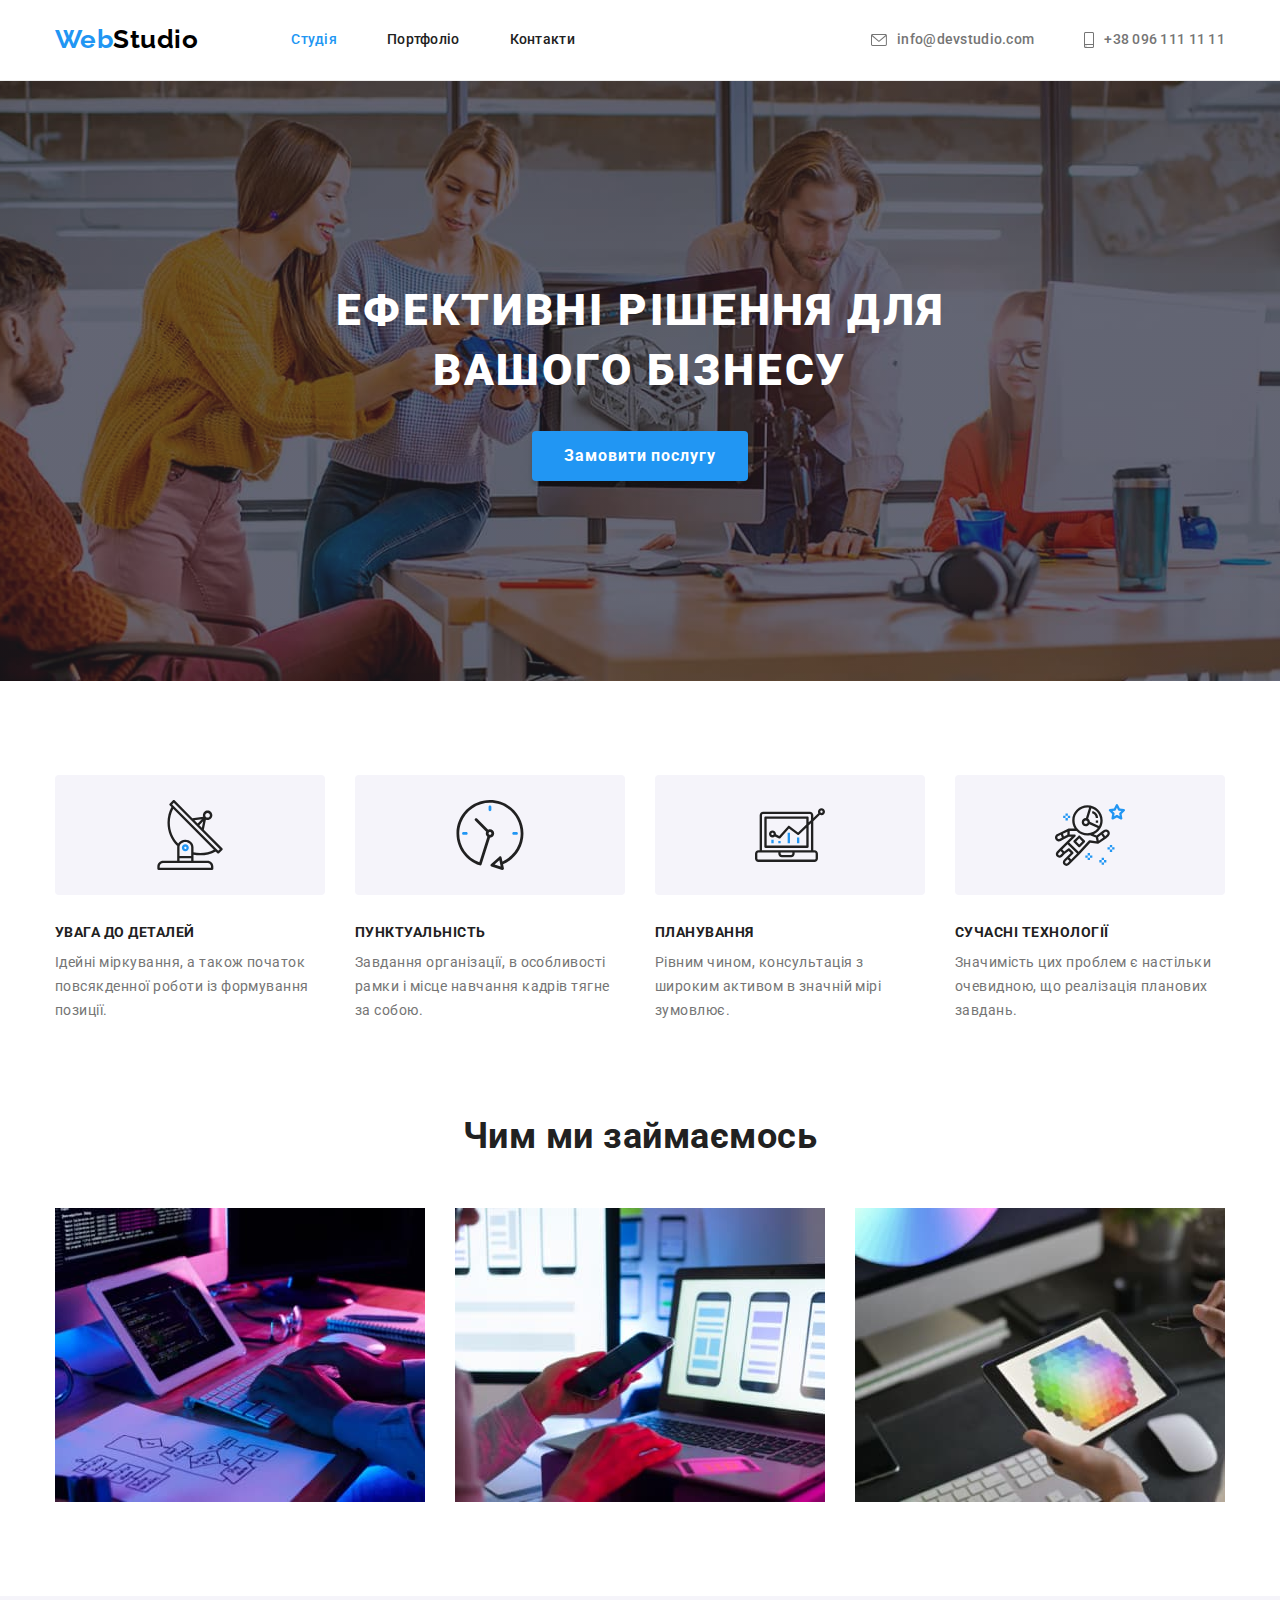
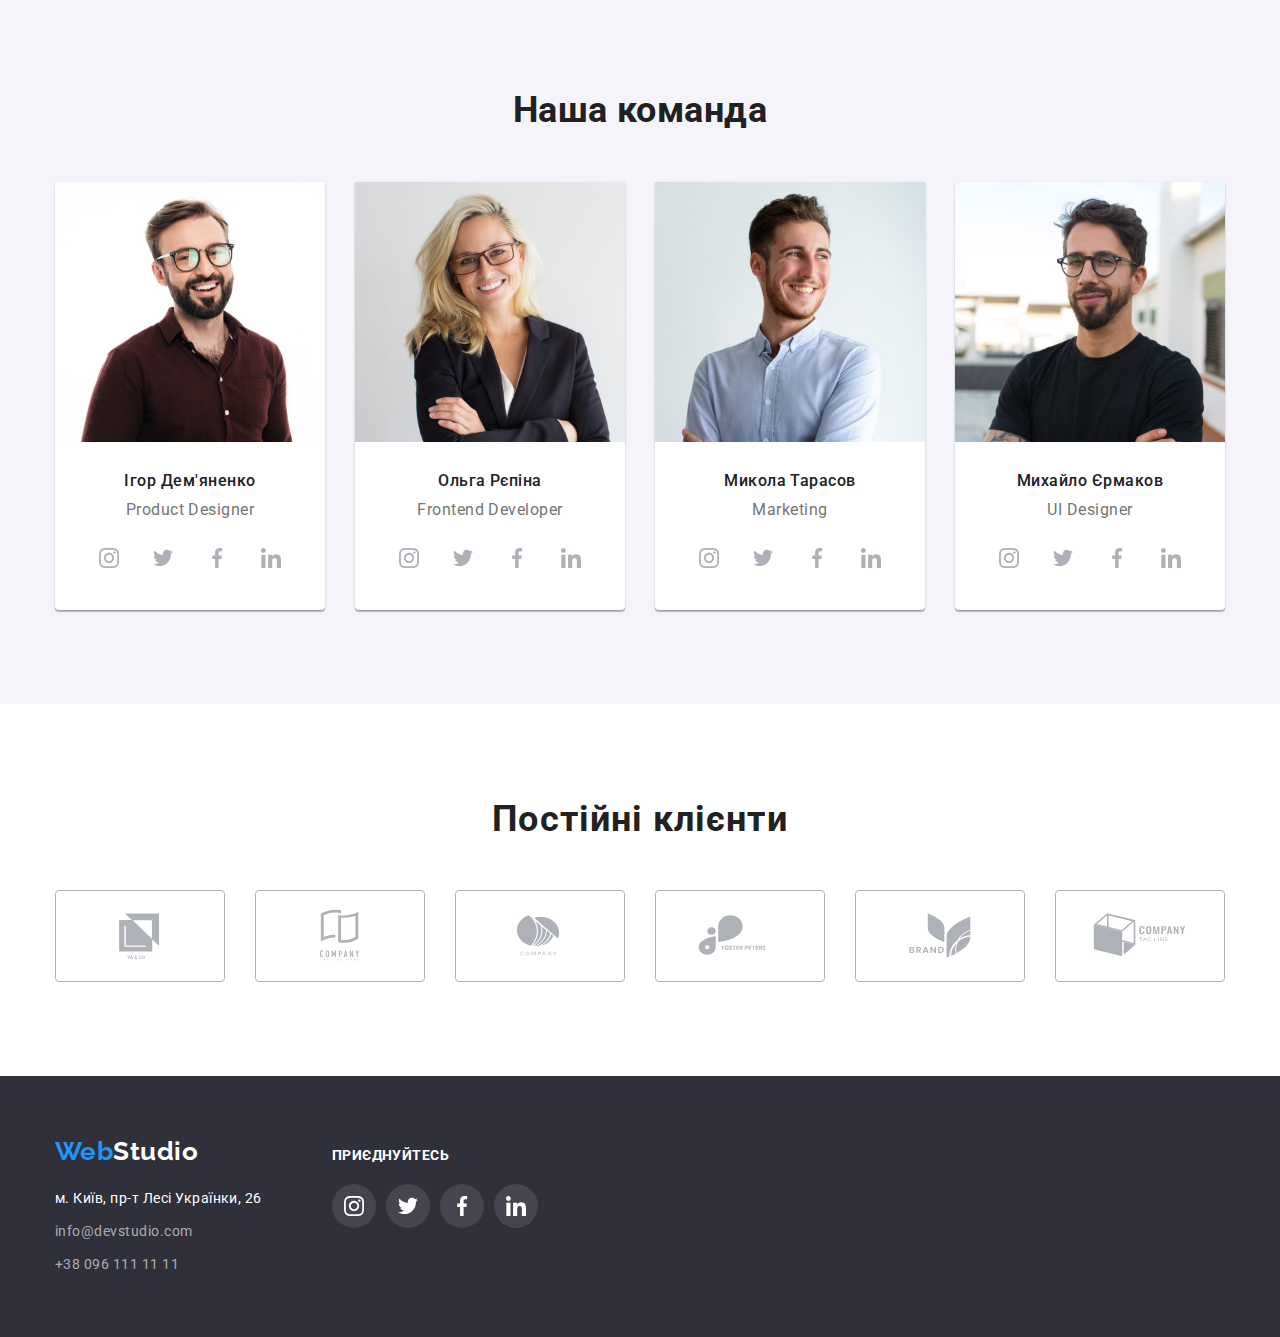
<file: index.html>
<!DOCTYPE html>
<html lang="uk">
  <head>
    <meta charset="UTF-8" />
    <meta http-equiv="X-UA-Compatible" content="IE=edge" />
    <meta name="viewport" content="width=device-width, initial-scale=1.0" />
    <title>WebStudio</title>
    <link rel="preconnect" href="https://fonts.googleapis.com" />
    <link rel="preconnect" href="https://fonts.gstatic.com" crossorigin />
    <link
      href="https://fonts.googleapis.com/css2?family=Raleway:wght@700&family=Roboto:wght@400;500;700;900&display=swap"
      rel="stylesheet"
    />
    <link
      rel="stylesheet"
      href="https://cdnjs.cloudflare.com/ajax/libs/modern-normalize/1.1.0/modern-normalize.css"
      integrity="sha512-Y0MM+V6ymRKN2zStTqzQ227DWhhp4Mzdo6gnlRnuaNCbc+YN/ZH0sBCLTM4M0oSy9c9VKiCvd4Jk44aCLrNS5Q=="
      crossorigin="anonymous"
      referrerpolicy="no-referrer"
    />
    <link rel="stylesheet" href="./css/styles.css" />
  </head>
  <body>
    <!-- Верхня лінія -->
    <header class="header-main">
      <div class="container main-nav">
        <a href="./index.html" class="logo" lang="en"><span>Web</span>Studio</a>
        <nav>
          <ul class="nav-list">
            <li class="nav-li-item"><a href="./index.html" class="nav-item current">Студія</a></li>
            <li class="nav-li-item"><a href="./portfolio.html" class="nav-item">Портфоліо</a></li>
            <li class="nav-li-item"><a href="#" class="nav-item">Контакти</a></li>
          </ul>
        </nav>
        <ul class="contacts-list">
          <li class="contacts-li-item">
            <a href="mailto:info@devstudio.com" class="contacts-item">
              <svg class="contacts-icon" width="16" height="12" aria-hidden="true">
                <use href="./images/icons.svg#icon-envelope"></use>
              </svg>
              info@devstudio.com
            </a>
          </li>
          <li class="contacts-li-item">
            <a href="tel:+380961111111" class="contacts-item">
              <svg class="contacts-icon" width="10" height="16" aria-hidden="true">
                <use href="./images/icons.svg#icon-smartphone"></use>
              </svg>
              +38 096 111 11 11
            </a>
          </li>
        </ul>
      </div>
    </header>

    <main>
      <!-- Шапка -->
      <section class="hero">
        <div class="container">
          <h1 class="hero-title">Ефективні рішення для вашого бізнесу</h1>
          <button type="button" class="hero-btn">Замовити послугу</button>
        </div>
      </section>

      <!-- Особливості -->
      <section class="section">
        <div class="container features">
          <h2 class="features-title visually-hidden">Особливості</h2>
          <ul class="features-list">
            <li class="features-item">
              <div class="features-card">
                <svg class="features-icon" width="70" height="70" aria-hidden="true">
                  <use href="./images/icons.svg#icon-antenna"></use>
                </svg>
              </div>
              <h3 class="features-subtitle">Увага до деталей</h3>
              <p class="features-desc">
                Ідейні міркування, а також початок повсякденної роботи із формування позиції.
              </p>
            </li>
            <li class="features-item">
              <div class="features-card">
                <svg class="features-icon" width="70" height="70" aria-hidden="true">
                  <use href="./images/icons.svg#icon-clock"></use>
                </svg>
              </div>
              <h3 class="features-subtitle">Пунктуальність</h3>
              <p class="features-desc">
                Завдання організації, в особливості рамки і місце навчання кадрів тягне за собою.
              </p>
            </li>
            <li class="features-item">
              <div class="features-card">
                <svg class="features-icon" width="70" height="70" aria-hidden="true">
                  <use href="./images/icons.svg#icon-diagram"></use>
                </svg>
              </div>
              <h3 class="features-subtitle">Планування</h3>
              <p class="features-desc">
                Рівним чином, консультація з широким активом в значній мірі зумовлює.
              </p>
            </li>
            <li class="features-item">
              <div class="features-card">
                <svg class="features-icon" width="70" height="70" aria-hidden="true">
                  <use href="./images/icons.svg#icon-astronaut"></use>
                </svg>
              </div>
              <h3 class="features-subtitle">Сучасні технології</h3>
              <p class="features-desc">
                Значимість цих проблем є настільки очевидною, що реалізація планових завдань.
              </p>
            </li>
          </ul>
        </div>
      </section>

      <!-- Чим ми займаємоя -->
      <section class="section wedo">
        <div class="container">
          <h2 class="wedo-title">Чим ми займаємось</h2>
          <ul class="wedo-list">
            <li class="wedo-item">
              <img
                src="./images/code.jpg"
                alt="Робота з комп'ютером"
                width="370"
                height="294"
                class="wedo-img"
              />
            </li>
            <li class="wedo-item">
              <img
                src="./images/phone.jpg"
                alt="Презентація на ноутбуці"
                width="370"
                height="294"
                class="wedo-img"
              />
            </li>
            <li class="wedo-item">
              <img
                src="./images/tablet.jpg"
                alt="Палітра кольорів на планшеті"
                width="370"
                height="294"
                class="wedo-img"
              />
            </li>
          </ul>
        </div>
      </section>

      <!-- Наша команда -->
      <section class="section team">
        <div class="container">
          <h2 class="team-title">Наша команда</h2>
          <ul class="team-list">
            <li class="team-item">
              <img
                src="./images/demyanenko.jpg"
                alt="Ігор Дем'яненко"
                width="270"
                height="260"
                class="team-img"
              />
              <div class="card-team-text">
                <h3 class="team-subtitle">Ігор Дем'яненко</h3>
                <p class="team-desc" lang="en">Product Designer</p>
                <ul class="social-icon-list">
                  <li class="social-icon-item">
                    <a href="#" class="social-icon-link team-social">
                      <svg
                        class="social-icon"
                        width="20"
                        height="20"
                        aria-label="Посилання на Instagram"
                      >
                        <use href="./images/icons.svg#icon-instagram"></use>
                      </svg>
                    </a>
                  </li>
                  <li class="social-icon-item">
                    <a href="#" class="social-icon-link team-social">
                      <svg
                        class="social-icon"
                        width="20"
                        height="20"
                        aria-label="Посилання на Twitter"
                      >
                        <use href="./images/icons.svg#icon-twitter"></use>
                      </svg>
                    </a>
                  </li>
                  <li class="social-icon-item">
                    <a href="#" class="social-icon-link team-social">
                      <svg
                        class="social-icon"
                        width="20"
                        height="20"
                        aria-label="Посилання на Facebook"
                      >
                        <use href="./images/icons.svg#icon-facebook"></use>
                      </svg>
                    </a>
                  </li>
                  <li class="social-icon-item">
                    <a href="#" class="social-icon-link team-social">
                      <svg
                        class="social-icon"
                        width="20"
                        height="20"
                        aria-label="Посилання на LinkedIn"
                      >
                        <use href="./images/icons.svg#icon-linkedin"></use>
                      </svg>
                    </a>
                  </li>
                </ul>
              </div>
            </li>
            <li class="team-item">
              <img
                src="./images/repina.jpg"
                alt="Ольга Рєпіна"
                width="270"
                height="260"
                class="team-img"
              />
              <div class="card-team-text">
                <h3 class="team-subtitle">Ольга Рєпіна</h3>
                <p class="team-desc" lang="en">Frontend Developer</p>
                <ul class="social-icon-list">
                  <li class="social-icon-item">
                    <a href="#" class="social-icon-link team-social">
                      <svg
                        class="social-icon"
                        width="20"
                        height="20"
                        aria-label="Посилання на Instagram"
                      >
                        <use href="./images/icons.svg#icon-instagram"></use>
                      </svg>
                    </a>
                  </li>
                  <li class="social-icon-item">
                    <a href="#" class="social-icon-link team-social">
                      <svg
                        class="social-icon"
                        width="20"
                        height="20"
                        aria-label="Посилання на Twitter"
                      >
                        <use href="./images/icons.svg#icon-twitter"></use>
                      </svg>
                    </a>
                  </li>
                  <li class="social-icon-item">
                    <a href="#" class="social-icon-link team-social">
                      <svg
                        class="social-icon"
                        width="20"
                        height="20"
                        aria-label="Посилання на Facebook"
                      >
                        <use href="./images/icons.svg#icon-facebook"></use>
                      </svg>
                    </a>
                  </li>
                  <li class="social-icon-item">
                    <a href="#" class="social-icon-link team-social">
                      <svg
                        class="social-icon"
                        width="20"
                        height="20"
                        aria-label="Посилання на LinkedIn"
                      >
                        <use href="./images/icons.svg#icon-linkedin"></use>
                      </svg>
                    </a>
                  </li>
                </ul>
              </div>
            </li>
            <li class="team-item">
              <img
                src="./images/tarasov.jpg"
                alt="Микола Тарасов"
                width="270"
                height="260"
                class="team-img"
              />
              <div class="card-team-text">
                <h3 class="team-subtitle">Микола Тарасов</h3>
                <p class="team-desc" lang="en">Marketing</p>
                <ul class="social-icon-list">
                  <li class="social-icon-item">
                    <a href="#" class="social-icon-link team-social">
                      <svg
                        class="social-icon"
                        width="20"
                        height="20"
                        aria-label="Посилання на Instagram"
                      >
                        <use href="./images/icons.svg#icon-instagram"></use>
                      </svg>
                    </a>
                  </li>
                  <li class="social-icon-item">
                    <a href="#" class="social-icon-link team-social">
                      <svg
                        class="social-icon"
                        width="20"
                        height="20"
                        aria-label="Посилання на Twitter"
                      >
                        <use href="./images/icons.svg#icon-twitter"></use>
                      </svg>
                    </a>
                  </li>
                  <li class="social-icon-item">
                    <a href="#" class="social-icon-link team-social">
                      <svg
                        class="social-icon"
                        width="20"
                        height="20"
                        aria-label="Посилання на Facebook"
                      >
                        <use href="./images/icons.svg#icon-facebook"></use>
                      </svg>
                    </a>
                  </li>
                  <li class="social-icon-item">
                    <a href="#" class="social-icon-link team-social">
                      <svg
                        class="social-icon"
                        width="20"
                        height="20"
                        aria-label="Посилання на LinkedIn"
                      >
                        <use href="./images/icons.svg#icon-linkedin"></use>
                      </svg>
                    </a>
                  </li>
                </ul>
              </div>
            </li>
            <li class="team-item">
              <img
                src="./images/ermakov.jpg"
                alt="Михайло Єрмаков"
                width="270"
                height="260"
                class="team-img"
              />
              <div class="card-team-text">
                <h3 class="team-subtitle">Михайло Єрмаков</h3>
                <p class="team-desc" lang="en">UI Designer</p>
                <ul class="social-icon-list">
                  <li class="social-icon-item">
                    <a href="#" class="social-icon-link team-social">
                      <svg
                        class="social-icon"
                        width="20"
                        height="20"
                        aria-label="Посилання на Instagram"
                      >
                        <use href="./images/icons.svg#icon-instagram"></use>
                      </svg>
                    </a>
                  </li>
                  <li class="social-icon-item">
                    <a href="#" class="social-icon-link team-social">
                      <svg
                        class="social-icon"
                        width="20"
                        height="20"
                        aria-label="Посилання на Twitter"
                      >
                        <use href="./images/icons.svg#icon-twitter"></use>
                      </svg>
                    </a>
                  </li>
                  <li class="social-icon-item">
                    <a href="#" class="social-icon-link team-social">
                      <svg
                        class="social-icon"
                        width="20"
                        height="20"
                        aria-label="Посилання на Facebook"
                      >
                        <use href="./images/icons.svg#icon-facebook"></use>
                      </svg>
                    </a>
                  </li>
                  <li class="social-icon-item">
                    <a href="#" class="social-icon-link team-social">
                      <svg
                        class="social-icon"
                        width="20"
                        height="20"
                        aria-label="Посилання на LinkedIn"
                      >
                        <use href="./images/icons.svg#icon-linkedin"></use>
                      </svg>
                    </a>
                  </li>
                </ul>
              </div>
            </li>
          </ul>
        </div>
      </section>
      <!-- Постійні клієнти -->
      <section class="section">
        <div class="container">
          <h2 class="client-title">Постійні клієнти</h2>
          <ul class="client-list">
            <li class="client-item">
              <a href="#" class="client-link">
                <svg
                  class="client-icon"
                  width="106"
                  height="60"
                  aria-label="Посилання на Ya and Co"
                >
                  <use href="./images/icons.svg#icon-ya-and-co"></use>
                </svg>
              </a>
            </li>
            <li class="client-item">
              <a href="#" class="client-link">
                <svg
                  class="client-icon"
                  width="106"
                  height="60"
                  aria-label="Посилання на Company tagline here"
                >
                  <use href="./images/icons.svg#icon-company-tagline-here"></use>
                </svg>
              </a>
            </li>
            <li class="client-item">
              <a href="#" class="client-link">
                <svg class="client-icon" width="106" height="60" aria-label="Посилання на Company">
                  <use href="./images/icons.svg#icon-company"></use>
                </svg>
              </a>
            </li>
            <li class="client-item">
              <a href="#" class="client-link">
                <svg
                  class="client-icon"
                  width="106"
                  height="60"
                  aria-label="Посилання на Foster peters"
                >
                  <use href="./images/icons.svg#icon-foster-peters"></use>
                </svg>
              </a>
            </li>
            <li class="client-item">
              <a href="#" class="client-link">
                <svg class="client-icon" width="106" height="60" aria-label="Посилання на Brand">
                  <use href="./images/icons.svg#icon-brand"></use>
                </svg>
              </a>
            </li>
            <li class="client-item">
              <a href="#" class="client-link">
                <svg
                  class="client-icon"
                  width="106"
                  height="60"
                  aria-label="Посилання на Company tagline"
                >
                  <use href="./images/icons.svg#icon-company-tagline"></use>
                </svg>
              </a>
            </li>
          </ul>
        </div>
      </section>
    </main>

    <!-- Підвал -->
    <footer>
      <div class="container footer">
        <div class="address-logo-footer">
          <a href="./index.html" class="logo logo-footer" lang="en"><span>Web</span>Studio</a>
          <address>
            <ul class="address-list">
              <li class="address-li-item">
                <a href="#" class="address-item location">м. Київ, пр-т Лесі Українки, 26</a>
              </li>
              <li class="address-li-item">
                <a href="mailto:info@devstudio.com" class="address-item">info@devstudio.com</a>
              </li>
              <li class="address-li-item">
                <a href="tel:+380961111111" class="address-item">+38 096 111 11 11</a>
              </li>
            </ul>
          </address>
        </div>
        <div class="footer-social-link">
          <p class="title-links-footer">Приєднуйтесь</p>
          <ul class="social-icon-list">
            <li class="social-icon-item">
              <a href="#" class="social-icon-link footer-social">
                <svg class="social-icon" width="20" height="20" aria-label="Посилання на Instagram">
                  <use href="./images/icons.svg#icon-instagram"></use>
                </svg>
              </a>
            </li>
            <li class="social-icon-item">
              <a href="#" class="social-icon-link footer-social">
                <svg class="social-icon" width="20" height="20" aria-label="Посилання на Twitter">
                  <use href="./images/icons.svg#icon-twitter"></use>
                </svg>
              </a>
            </li>
            <li class="social-icon-item">
              <a href="#" class="social-icon-link footer-social">
                <svg class="social-icon" width="20" height="20" aria-label="Посилання на Facebook">
                  <use href="./images/icons.svg#icon-facebook"></use>
                </svg>
              </a>
            </li>
            <li class="social-icon-item">
              <a href="#" class="social-icon-link footer-social">
                <svg class="social-icon" width="20" height="20" aria-label="Посилання на LinkedIn">
                  <use href="./images/icons.svg#icon-linkedin"></use>
                </svg>
              </a>
            </li>
          </ul>
        </div>
      </div>
    </footer>
  </body>
</html>
</file>
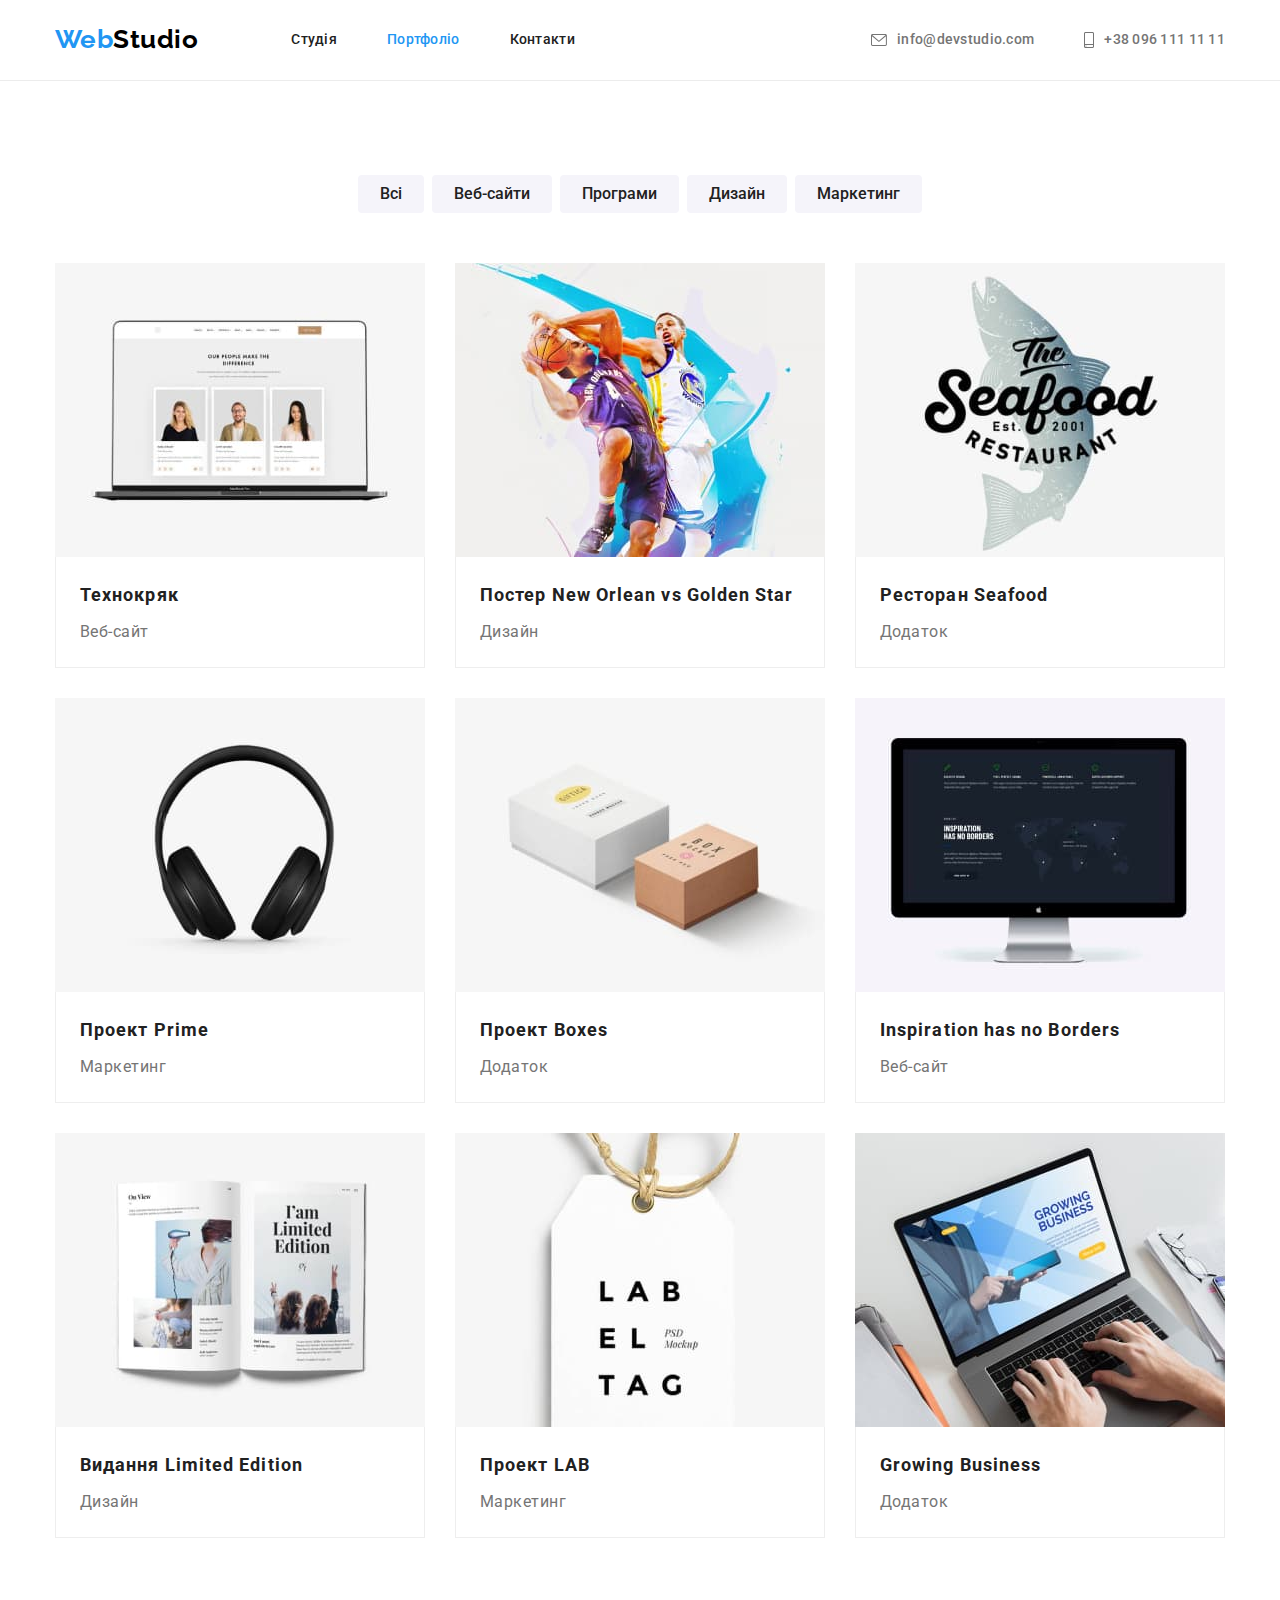
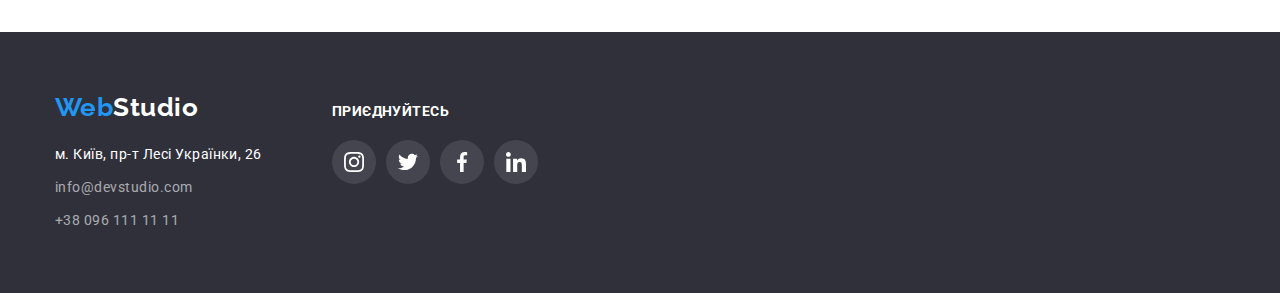
<file: portfolio.html>
<!DOCTYPE html>
<html lang="uk">
  <head>
    <meta charset="UTF-8" />
    <meta http-equiv="X-UA-Compatible" content="IE=edge" />
    <meta name="viewport" content="width=device-width, initial-scale=1.0" />
    <title>Portfolio</title>
    <link rel="preconnect" href="https://fonts.googleapis.com" />
    <link rel="preconnect" href="https://fonts.gstatic.com" crossorigin />
    <link
      href="https://fonts.googleapis.com/css2?family=Raleway:wght@700&family=Roboto:wght@400;500;700;900&display=swap"
      rel="stylesheet"
    />
    <link
      rel="stylesheet"
      href="https://cdnjs.cloudflare.com/ajax/libs/modern-normalize/1.1.0/modern-normalize.css"
      integrity="sha512-Y0MM+V6ymRKN2zStTqzQ227DWhhp4Mzdo6gnlRnuaNCbc+YN/ZH0sBCLTM4M0oSy9c9VKiCvd4Jk44aCLrNS5Q=="
      crossorigin="anonymous"
      referrerpolicy="no-referrer"
    />
    <link rel="stylesheet" href="./css/styles.css" />
  </head>
  <body>
    <header class="header-main">
      <div class="container main-nav">
        <a href="./index.html" class="logo" lang="en"><span>Web</span>Studio</a>
        <nav>
          <ul class="nav-list">
            <li class="nav-li-item"><a href="./index.html" class="nav-item">Студія</a></li>
            <li class="nav-li-item">
              <a href="./portfolio.html" class="nav-item current">Портфоліо</a>
            </li>
            <li class="nav-li-item"><a href="#" class="nav-item">Контакти</a></li>
          </ul>
        </nav>
        <ul class="contacts-list">
          <li class="contacts-li-item">
            <a href="mailto:info@devstudio.com" class="contacts-item">
              <svg class="contacts-icon" width="16" height="12" aria-hidden="true">
                <use href="./images/icons.svg#icon-envelope"></use>
              </svg>
              info@devstudio.com
            </a>
          </li>
          <li class="contacts-li-item">
            <a href="tel:+380961111111" class="contacts-item">
              <svg class="contacts-icon" width="10" height="16" aria-hidden="true">
                <use href="./images/icons.svg#icon-smartphone"></use>
              </svg>
              +38 096 111 11 11
            </a>
          </li>
        </ul>
      </div>
    </header>
    <main>
      <div class="container portfolio">
        <h1 class="portfolio-title visually-hidden">Портфоліо</h1>
        <ul class="filters-list">
          <li class="filters-item"><button type="button" class="filter-btn">Всі</button></li>
          <li class="filters-item"><button type="button" class="filter-btn">Веб-сайти</button></li>
          <li class="filters-item"><button type="button" class="filter-btn">Програми</button></li>
          <li class="filters-item"><button type="button" class="filter-btn">Дизайн</button></li>
          <li class="filters-item"><button type="button" class="filter-btn">Маркетинг</button></li>
        </ul>
        <ul class="preview-list">
          <li class="preview-item">
            <a href="#" class="preview-link">
              <img src="./images/technocrack.jpg" alt="Технокряк" width="370" height="294" />
              <div class="card-preview-text">
                <h2 class="preview-title">Технокряк</h2>
                <p class="preview-desc">Веб-сайт</p>
              </div>
            </a>
          </li>
          <li class="preview-item">
            <a href="#" class="preview-link">
              <img
                src="./images/poster.jpg"
                alt="Постер New Orlean vs Golden Star"
                width="370"
                height="294"
              />
              <div class="card-preview-text">
                <h2 class="preview-title">
                  Постер <span lang="en">New Orlean vs Golden Star</span>
                </h2>
                <p class="preview-desc">Дизайн</p>
              </div>
            </a>
          </li>
          <li class="preview-item">
            <a href="#" class="preview-link">
              <img src="./images/seafood.jpg" alt="Ресторан Seafood" width="370" height="294" />
              <div class="card-preview-text">
                <h2 class="preview-title">Ресторан <span lang="en">Seafood</span></h2>
                <p class="preview-desc">Додаток</p>
              </div></a
            >
          </li>
          <li class="preview-item">
            <a href="#" class="preview-link">
              <img src="./images/prime.jpg" alt="Проект Prime" width="370" height="294" />
              <div class="card-preview-text">
                <h2 class="preview-title">Проект <span lang="en">Prime</span></h2>
                <p class="preview-desc">Маркетинг</p>
              </div></a
            >
          </li>
          <li class="preview-item">
            <a href="#" class="preview-link">
              <img src="./images/boxes.jpg" alt="Проект Boxes" width="370" height="294" />
              <div class="card-preview-text">
                <h2 class="preview-title">Проект <span lang="en">Boxes</span></h2>
                <p class="preview-desc">Додаток</p>
              </div></a
            >
          </li>
          <li class="preview-item">
            <a href="#" class="preview-link">
              <img
                src="./images/inspiration.jpg"
                alt="Inspiration has no Borders"
                width="370"
                height="294"
              />
              <div class="card-preview-text">
                <h2 class="preview-title" lang="en">Inspiration has no Borders</h2>
                <p class="preview-desc">Веб-сайт</p>
              </div></a
            >
          </li>
          <li class="preview-item">
            <a href="#" class="preview-link">
              <img
                src="./images/limited-edition.jpg"
                alt="Видання Limited Edition"
                width="370"
                height="294"
              />
              <div class="card-preview-text">
                <h2 class="preview-title">Видання <span lang="en">Limited Edition</span></h2>
                <p class="preview-desc">Дизайн</p>
              </div></a
            >
          </li>
          <li class="preview-item">
            <a href="#" class="preview-link">
              <img src="./images/lab.jpg" alt="Проект LAB" width="370" height="294" />
              <div class="card-preview-text">
                <h2 class="preview-title">Проект <span lang="en">LAB</span></h2>
                <p class="preview-desc">Маркетинг</p>
              </div></a
            >
          </li>
          <li class="preview-item">
            <a href="#" class="preview-link">
              <img
                src="./images/growing-business.jpg"
                alt="Growing Business"
                width="370"
                height="294"
              />
              <div class="card-preview-text">
                <h2 class="preview-title" lang="en">Growing Business</h2>
                <p class="preview-desc">Додаток</p>
              </div></a
            >
          </li>
        </ul>
      </div>
    </main>
    <footer>
      <div class="container footer">
        <div class="address-logo-footer">
          <a href="./index.html" class="logo logo-footer" lang="en"><span>Web</span>Studio</a>
          <address>
            <ul class="address-list">
              <li class="address-li-item">
                <a href="#" class="address-item location">м. Київ, пр-т Лесі Українки, 26</a>
              </li>
              <li class="address-li-item">
                <a href="mailto:info@devstudio.com" class="address-item">info@devstudio.com</a>
              </li>
              <li class="address-li-item">
                <a href="tel:+380961111111" class="address-item">+38 096 111 11 11</a>
              </li>
            </ul>
          </address>
        </div>
        <div class="footer-social-link">
          <p class="title-links-footer">Приєднуйтесь</p>
          <ul class="social-icon-list">
            <li class="social-icon-item">
              <a href="#" class="social-icon-link footer-social">
                <svg class="social-icon" width="20" height="20" aria-label="Посилання на Instagram">
                  <use href="./images/icons.svg#icon-instagram"></use>
                </svg>
              </a>
            </li>
            <li class="social-icon-item">
              <a href="#" class="social-icon-link footer-social">
                <svg class="social-icon" width="20" height="20" aria-label="Посилання на Twitter">
                  <use href="./images/icons.svg#icon-twitter"></use>
                </svg>
              </a>
            </li>
            <li class="social-icon-item">
              <a href="#" class="social-icon-link footer-social">
                <svg class="social-icon" width="20" height="20" aria-label="Посилання на Facebook">
                  <use href="./images/icons.svg#icon-facebook"></use>
                </svg>
              </a>
            </li>
            <li class="social-icon-item">
              <a href="#" class="social-icon-link footer-social">
                <svg class="social-icon" width="20" height="20" aria-label="Посилання на LinkedIn">
                  <use href="./images/icons.svg#icon-linkedin"></use>
                </svg>
              </a>
            </li>
          </ul>
        </div>
      </div>
    </footer>
  </body>
</html>
</file>
<file: css/styles.css>
:root {
  --header-color: #212121;
  --desc-color: #757575;
  --accent-color: #2196f3;
  --address-color: rgba(255, 255, 255, 0.6);

  --white-color: #ffffff;
  --black-color: #000000;
  --bgr-primary-color: #f5f4fa;
  --bgr-secondary-color: #2f303a;

  --border-color: #eeeeee;
  --header-border-color: #ececec;

  --icon-color: #afb1b8;
  --card-set-gap: 30px;
}
/* Reset styles */
h1,
h2,
h3,
p,
ul {
  margin: 0;
}
ul {
  padding: 0;
  list-style: none;
}
a {
  text-decoration: none;
  color: inherit;
}
button {
  border: 0;
}
address {
  font-style: normal;
}

/* Global style */
body {
  background-color: var(--white-color);
  color: var(--desc-color);
  font-family: 'Roboto', sans-serif;
  letter-spacing: 0.03em;
}
h2,
h3 {
  color: var(--header-color);
}
img {
  display: block;
  max-width: 100%;
  height: auto;
}
.visually-hidden {
  position: absolute;
  width: 1px;
  height: 1px;
  margin: -1px;
  border: 0;
  padding: 0;

  white-space: nowrap;
  clip-path: inset(100%);
  clip: rect(0 0 0 0);
  overflow: hidden;
}

.section {
  padding: 94px 0;
}
.container {
  width: 1200px;
  padding: 0 15px;
  margin: 0 auto;
}

/* heder */
.header-main {
  border-bottom: 1px solid var(--header-border-color);
}
.container.main-nav {
  display: flex;
  align-items: center;
}

.logo {
  font-family: 'Raleway', sans-serif;
  color: var(--black-color);
  font-weight: 700;
  font-size: 26px;
  line-height: 1.2;
}
.logo-footer {
  color: var(--white-color);
}
.logo span {
  color: var(--accent-color);
}

.nav-list {
  display: flex;
  margin-left: 93px;
}
.nav-li-item:not(:last-child),
.contacts-li-item:not(:last-child) {
  margin-right: 50px;
}
.nav-item {
  display: block;
  padding: 32px 0;

  color: var(--header-color);
  font-weight: 500;
  font-size: 14px;
  line-height: 1.14;
  letter-spacing: 0.02em;
}
.nav-item.current,
.nav-item:hover,
.nav-item:focus {
  color: var(--accent-color);
}

.contacts-list {
  display: flex;
  margin-left: auto;
}
.contacts-item {
  display: flex;
  align-items: center;

  font-weight: 500;
  font-size: 14px;
  line-height: 1.14;
  letter-spacing: 0.02em;
  color: inherit;
}
.contacts-icon {
  margin-right: 10px;

  fill: currentColor;
}
.contacts-item:hover,
.contacts-item:focus {
  color: var(--accent-color);
}

/* Main studio */
/* Hero */
.hero {
  max-width: 1600px;
  margin: 0 auto;
  padding: 200px 0;
  text-align: center;
  background-color: var(--bgr-secondary-color);
  background-image: linear-gradient(rgba(47, 48, 58, 0.4), rgba(47, 48, 58, 0.4)),
    url('../images/background.jpg');
  background-repeat: no-repeat;
  background-position: center;
}
.hero-title {
  margin: auto;
  margin-bottom: 30px;
  max-width: 696px;

  font-weight: 900;
  font-size: 44px;
  line-height: 1.36;
  letter-spacing: 0.06em;
  text-transform: uppercase;
  color: var(--white-color);
}
.hero-btn {
  padding: 10px 32px;
  font-family: inherit;
  font-weight: 700;
  font-size: 16px;
  line-height: 1.88;
  letter-spacing: 0.06em;
  cursor: pointer;
  color: var(--white-color);
  background-color: var(--accent-color);
  box-shadow: 0px 4px 4px rgb(0 0 0 / 15%);
  border-radius: 4px;
}
.hero-btn:hover,
.hero-btn:focus {
}

/* Features */
.features-list {
  display: flex;
  justify-content: space-between;
}
.features-item {
  width: 270px;
}
.features-card {
  width: 270px;
  height: 120px;
  margin-bottom: 30px;
  display: flex;
  justify-content: center;
  align-items: center;

  background: var(--bgr-primary-color);
  border-radius: 4px;
}
.features-subtitle {
  font-size: 14px;
  line-height: 1.14;
  text-transform: uppercase;
  margin-bottom: 10px;
}
.features-desc {
  font-size: 14px;
  line-height: 1.71;
}

/* What we do */
.section.wedo {
  padding-top: 0;
}
.wedo-title {
  font-size: 36px;
  line-height: 1.16;
  text-align: center;
  margin-bottom: 50px;
}
.wedo-list {
  display: flex;
  justify-content: space-between;
}

/* Our team */
.team {
  text-align: center;
  background-color: var(--bgr-primary-color);
}

.team-title {
  font-size: 36px;
  line-height: 1.16;
  margin-bottom: 50px;
}
.team-list {
  display: flex;
  justify-content: space-between;
}
.team-item {
  width: 270px;
  background-color: var(--white-color);
  box-shadow: 0px 1px 3px rgba(0, 0, 0, 0.12), 0px 1px 1px rgba(0, 0, 0, 0.14),
    0px 2px 1px rgba(0, 0, 0, 0.2);
  border-radius: 0px 0px 4px 4px;
}
.card-team-text {
  padding: 30px 0;
}
.team-subtitle {
  font-weight: 500;
  font-size: 16px;
  line-height: 1.18;
  margin-bottom: 10px;
}
.team-desc {
  margin-bottom: 16px;

  font-size: 16px;
  line-height: 1.18;
}
.social-icon-list {
  display: flex;
  justify-content: center;
}
.social-icon-item:not(:last-child) {
  margin-right: 10px;
}
.social-icon-link {
  display: flex;
  justify-content: center;
  align-items: center;

  width: 44px;
  height: 44px;

  fill: var(--icon-color);
  border-radius: 50%;
}
.team-social:hover,
.team-social:focus {
  fill: var(--white-color);
  background-color: var(--accent-color);
}
/* Regular clients */
.client-title {
  margin-bottom: 50px;

  font-size: 36px;
  line-height: 42px;
  text-align: center;
  letter-spacing: 0.03em;
}
.client-list {
  display: inline-flex;
}
.client-item {
  display: flex;
  justify-content: center;
  align-items: center;

  border: 1px solid var(--icon-color);
  border-radius: 4px;
}
.client-link {
  padding: 16px 32px;
}
.client-item {
  width: 170px;
  height: 92px;
}
.client-item:not(:last-child) {
  margin-right: 30px;
}
.client-link {
  width: 100%;
  height: 100%;
  display: flex;
  align-items: center;
}
.client-icon {
  fill: var(--icon-color);
}

.client-item:hover .client-icon,
.client-link:focus .client-icon {
  fill: var(--accent-color);
}
.client-item:hover,
.client-item:focus {
  border-color: var(--accent-color);
}

/* Main Portfolio */
.container.portfolio {
  padding-top: 94px;
  padding-bottom: 94px;
}
.filters-list {
  display: flex;
  justify-content: center;
  margin-bottom: 50px;
}
.filters-item:not(:last-child) {
  margin-right: 8px;
}
.filter-btn {
  padding: 6px 22px;
  font-family: inherit;
  font-weight: 500;
  font-size: 16px;
  line-height: 1.62;
  text-align: center;
  color: var(--header-color);
  background-color: var(--bgr-primary-color);
  border-radius: 4px;
}
.filter-btn:hover,
.filter-btn:focus {
  background-color: var(--accent-color);
  color: var(--white-color);
  box-shadow: 0px 3px 1px rgba(0, 0, 0, 0.1), 0px 1px 2px rgba(0, 0, 0, 0.08),
    0px 2px 2px rgba(0, 0, 0, 0.12);
}
.preview-list {
  display: flex;
  flex-wrap: wrap;
  margin-left: calc(-1 * var(--card-set-gap));
  margin-top: calc(-1 * var(--card-set-gap));
}
.preview-item {
  width: 370px;

  flex-basis: calc(100% / 3 - var(--card-set-gap));
  margin-left: var(--card-set-gap);
  margin-top: var(--card-set-gap);
}
.preview-link {
  display: block;
}
.preview-link:hover {
  box-shadow: 0px 1px 1px rgba(0, 0, 0, 0.12), 0px 4px 4px rgba(0, 0, 0, 0.06),
    1px 4px 6px rgba(0, 0, 0, 0.16);
}
.card-preview-text {
  padding: 20px 24px;
  border: 1px solid var(--border-color);
  border-top: 0;
}
.preview-title {
  font-size: 18px;
  line-height: 2;
  letter-spacing: 0.06em;
  margin-bottom: 4px;
}
.preview-desc {
  font-size: 16px;
  line-height: 1.88;
}

/* Footer */
footer {
  padding: 60px 0;
  background-color: var(--bgr-secondary-color);
}
.container.footer {
  display: flex;
  align-items: baseline;
}
.address-logo-footer {
  margin-right: 70px;
}
.address-list {
  margin-top: 20px;
}
.address-li-item:not(:last-child) {
  margin-bottom: 9px;
}
.address-item.location {
  font-style: normal;
  font-size: 14px;
  line-height: 1.71;
  color: var(--white-color);
}
.address-item {
  font-style: normal;
  font-weight: 400;
  font-size: 14px;
  line-height: 1.71;
  color: var(--address-color);
}
.address-item:hover,
.address-item:focus {
  color: var(--accent-color);
}

.title-links-footer {
  margin-bottom: 20px;

  font-weight: 700;
  font-size: 14px;
  line-height: 1.14;
  letter-spacing: 0.03em;
  text-transform: uppercase;

  color: var(--white-color);
}
.footer-social {
  fill: var(--white-color);
  background: rgba(255, 255, 255, 0.1);
  border-radius: 50%;
}
.footer-social:hover,
.footer-social:focus {
  background-color: var(--accent-color);
}
</file>
